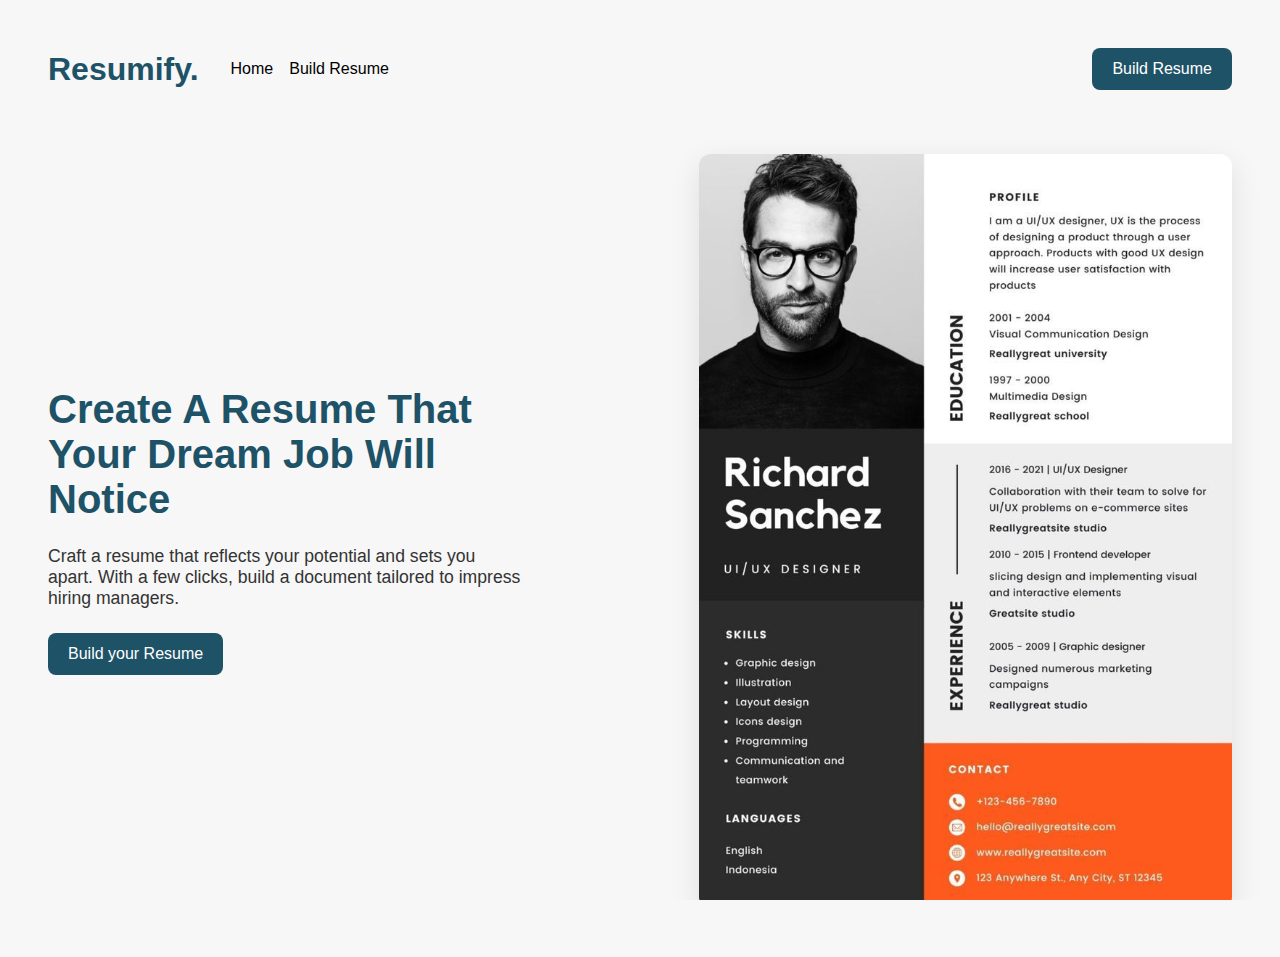
<file: index.html>
<!DOCTYPE html>
<html lang="en">

<head>
    <meta charset="UTF-8">
    <meta name="viewport" content="width=device-width, initial-scale=1.0">
    <title>Resumify</title>
    <link rel="stylesheet" href="style.css">
</head>

<body>
    <div class="main">
        <!-- navbar section  -->
        <div class="navbar">
            <div class="navbarLeft">
                <h2 class="logo">Resumify.</h2>
                <ul>
                    <li>
                        <a href="#">Home</a>
                    </li>
                    <li><a href="./resumeBuilder.html">Build Resume</a></li>
                </ul>
            </div>
            <div class="navbarRight">
                <button class="buildResume">
                    <a href="./resumeBuilder.html">Build Resume</a>
                </button>
            </div>
        </div>
        <!-- hero section  -->
        <div class="heroSection">
            <div class="heroSectionLeft">
                <h1>Create a resume that your dream job will notice
                </h1>
                <p>
                    Craft a resume that reflects your potential and sets you apart. With a few clicks, build a document
                    tailored to impress hiring managers.
                </p>
                <button class="buildResume">
                    <a href="./resumeBuilder.html">Build your Resume</a>
                </button>
            </div>
            <div class="heroSectionRight">
                <img src="./resume.jpg" alt="Resume Picture" class="resumeImage">
            </div>
        </div>
    </div>
</body>

</html>
</file>
<file: style.css>
:root {
  --primary-color: #1e5267;
  --secondary-color: #f0f0f0;
  --accent-color: #3b7a8d;
}

* {
  margin: 0;
  padding: 0;
  box-sizing: border-box;
  font-family: 'Roboto', sans-serif;
}

html,
body {
  height: 100%;
  width: 100%;
  background-color: #f7f7f7;
  overflow-x: hidden; /* Prevent horizontal scroll */
}

a {
  text-decoration: none;
  color: inherit;
}

.main {
  min-height: 100vh;
  padding: 3rem;
  display: flex;
  flex-direction: column;
  align-items: center;
  justify-content: center;
}

.navbar {
  width: 100%;
  display: flex;
  justify-content: space-between;
  align-items: center;
  padding-bottom: 1rem;
}

.navbar .navbarLeft {
  display: flex;
  align-items: center;
  gap: 2rem;
}

.navbar .logo {
  font-size: 2rem; 
  color: var(--primary-color);
  font-weight: 700;
}

.navbar .navbarLeft ul {
  display: flex;
  align-items: center;
  list-style-type: none;
  gap: 1rem;
  font-size: 1rem; 
}

.navbar .navbarLeft ul li a:hover {
  color: var(--accent-color);
}

.buildResume {
  padding: 12px 20px;
  font-size: 1rem; 
  border: none;
  border-radius: 8px;
  background-color: var(--primary-color);
  color: white;
  font-weight: 500;
  cursor: pointer;
  transition: background-color 0.3s ease, transform 0.3s ease;
}

.buildResume:hover {
  color: var(--secondary-color);
  background-color: var(--accent-color);
  transform: scale(1.05);
}

.heroSection {
  width: 100%;
  display: flex;
  justify-content: space-between;
  align-items: center;
  margin-top: 3rem;
}

.heroSection .heroSectionLeft {
  width: 40%;
  display: flex;
  flex-direction: column;
  justify-content: center;
  gap: 1.5rem;
}

.heroSection .heroSectionLeft h1 {
  font-size: 2.5rem;
  color: var(--primary-color);
  font-weight: 600;
  text-transform: capitalize;
}

.heroSection .heroSectionLeft p {
  font-size: 1.1rem;
  color: #333;
}

.heroSection .heroSectionLeft button {
  align-self: flex-start; 
  width: auto; }

.heroSection .heroSectionRight {
  width: 45%;
  display: flex;
  align-items: center;
  justify-content: center;
}

.heroSection .heroSectionRight .resumeImage {
  max-width: 100%; 
  height: auto;
  border-radius: 12px;
  box-shadow: 0 10px 30px rgba(0, 0, 0, 0.1);
}

button a {
  color: inherit;
}

/* For medium screens (max-width: 768px) */
@media (max-width: 768px) {
  .heroSection {
    flex-direction: column;
    align-items: center;
  }

  .heroSection .heroSectionLeft,
  .heroSection .heroSectionRight {
    width: 100%;
    text-align: center;
  }

  .heroSection .heroSectionRight {
    margin-top: 1rem;
  }

  .heroSection .heroSectionRight .resumeImage {
    width: 80%;
  }

  .heroSection .heroSectionLeft h1 {
    font-size: 1.8rem;
  }

  .heroSection .heroSectionLeft p {
    font-size: 1rem;
  }
  .heroSection .heroSectionLeft button{
    align-self: center;
  }

  .buildResume {
    padding: 10px 16px;
    font-size: 0.9rem;
  }

 

}

/* For extra small screens (max-width: 480px) */
@media (max-width: 480px) {
  .navbar {
    flex-direction: column;
    align-items: center;
    gap: 1rem;
  }

  .heroSection .heroSectionLeft h1 {
    font-size: 1.5rem;
  }

  .heroSection .heroSectionLeft p {
    font-size: 0.85rem;
  }

  .heroSection .heroSectionRight .resumeImage {
    width: 90%;
  }

  .buildResume {
    padding: 8px 12px;
    font-size: 0.8rem;
  }
}
</file>
